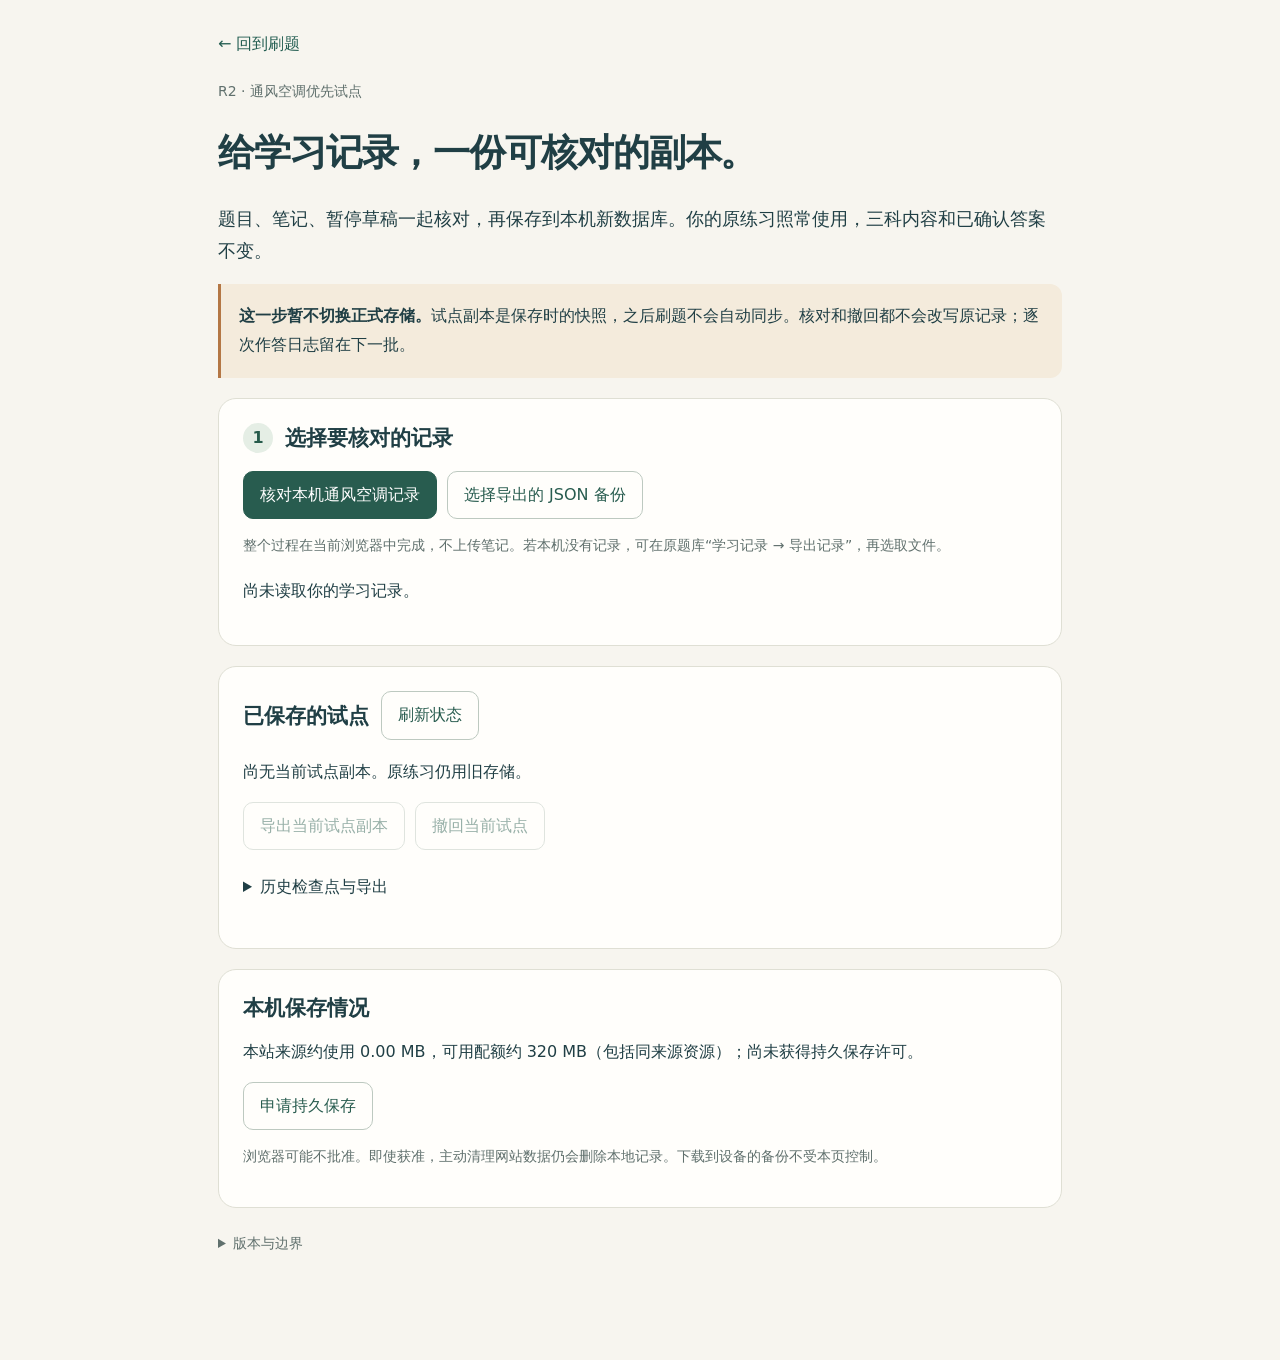
<file: migration/index.html>
<!doctype html><html lang="zh-CN"><head><meta charset="utf-8"><meta name="viewport" content="width=device-width,initial-scale=1,viewport-fit=cover"><meta name="theme-color" content="#f7f5ef">
<meta http-equiv="Content-Security-Policy" content="default-src 'self'; script-src 'self'; style-src 'self'; connect-src 'self'; object-src 'none'; base-uri 'self'; form-action 'none'">
<title>记录迁移试点 · 通风与空调</title><link rel="icon" href="../favicon.svg"><link rel="stylesheet" href="./style.css?v=20261114-r2">
<script src="./engine.js?v=20261114-r2" defer></script><script src="./store.js?v=20261114-r2" defer></script><script src="./app.js?v=20261114-r2" defer></script>
</head><body><main>
<a class="back" href="../">← 回到刷题</a><p class="eyebrow">R2 · 通风空调优先试点</p><h1>给学习记录，一份可核对的副本。</h1>
<p class="lead">题目、笔记、暂停草稿一起核对，再保存到本机新数据库。你的原练习照常使用，三科内容和已确认答案不变。</p>
<aside><strong>这一步暂不切换正式存储。</strong>试点副本是保存时的快照，之后刷题不会自动同步。核对和撤回都不会改写原记录；逐次作答日志留在下一批。</aside>
<section aria-labelledby="source-title"><div class="section-head"><span class="step">1</span><h2 id="source-title">选择要核对的记录</h2></div>
<div class="actions"><button id="read-local">核对本机通风空调记录</button><label class="file-button" for="backup-file">选择导出的 JSON 备份<input id="backup-file" type="file" accept="application/json,.json"></label></div>
<p class="muted">整个过程在当前浏览器中完成，不上传笔记。若本机没有记录，可在原题库“学习记录 → 导出记录”，再选取文件。</p>
<p id="status" class="status" role="status" aria-live="polite">尚未读取你的学习记录。</p><p id="source-changed" class="warning" hidden>原练习记录已变化。请重新核对，避免保存过期副本。</p>
</section>
<section id="preview" hidden aria-labelledby="preview-title"><div class="section-head"><span class="step">2</span><h2 id="preview-title">核对数量、题目与笔记</h2></div>
<div id="counts" class="counts"></div><p id="source-status" class="warning"></p><div id="samples"></div>
<details id="all-records"><summary>查看全部候选题目与笔记</summary><div id="records-list"></div></details>
<details><summary>练习位置与草稿</summary><div id="session-list"></div></details>
<details><summary id="quarantine-title">待处理记录</summary><div id="quarantine-list"></div></details>
<div class="actions"><button id="download-report" class="secondary">导出核对报告</button><button id="download-source" class="secondary">另存本次原始记录</button></div>
</section>
<section id="confirm-section" hidden aria-labelledby="confirm-title"><div class="section-head"><span class="step">3</span><h2 id="confirm-title">核对后保存试点副本</h2></div>
<label class="check"><input id="reviewed" type="checkbox"><span>我已核对显示的题目、笔记与练习位置；抽样无法证明未抽样记录全部正确。</span></label>
<label class="check"><input id="understood" type="checkbox"><span>我理解来源版本尚未被证明；待处理记录会原样保留，保存后也不会替换原题库进度。</span></label>
<button id="save-copy" disabled>保存到本机新数据库</button><p id="save-status" class="status" role="status" aria-live="polite"></p>
</section>
<section aria-labelledby="saved-title"><div class="section-head"><h2 id="saved-title">已保存的试点</h2><button id="refresh-state" class="secondary">刷新状态</button></div>
<p id="db-status" role="status">正在读取试点状态…</p><p id="saved-stale" class="warning" hidden></p>
<div class="actions"><button id="export-copy" class="secondary" disabled>导出当前试点副本</button><button id="rollback" class="secondary" disabled>撤回当前试点</button></div>
<dialog id="rollback-dialog"><h2>撤回当前试点副本？</h2><p>将试点指针恢复到上一个保存检查点。历史副本保留，原刷题记录始终不变。</p><div class="actions"><button id="cancel-rollback" class="secondary">保留当前副本</button><button id="confirm-rollback">确认撤回</button></div></dialog>
<details><summary>历史检查点与导出</summary><div id="snapshot-list"></div></details>
</section>
<section><h2>本机保存情况</h2><p id="storage-status">正在查询…</p><button id="persist" class="secondary">申请持久保存</button><p class="muted">浏览器可能不批准。即使获准，主动清理网站数据仍会删除本地记录。下载到设备的备份不受本页控制。</p></section>
<details class="footnote"><summary>版本与边界</summary><p>冻结题库：add8bfec7cc21588483b63696acdebc5369c6d54。本批只试点通风空调。使用永久编号 hvac-0001 等保存副本，显示题号独立；原练习页面尚未切换到新存储。</p><p>历史汇总按原值保留，不伪造成一次作答；不据此宣称掌握知识。副本仅能恢复到实际保存过的检查点。本页核对规则与冻结清单会一同缓存，首次加载需联网。</p></details>
<noscript>请启用 JavaScript 后核对。未启用时不会修改任何记录。</noscript>
</main></body></html>
</file>
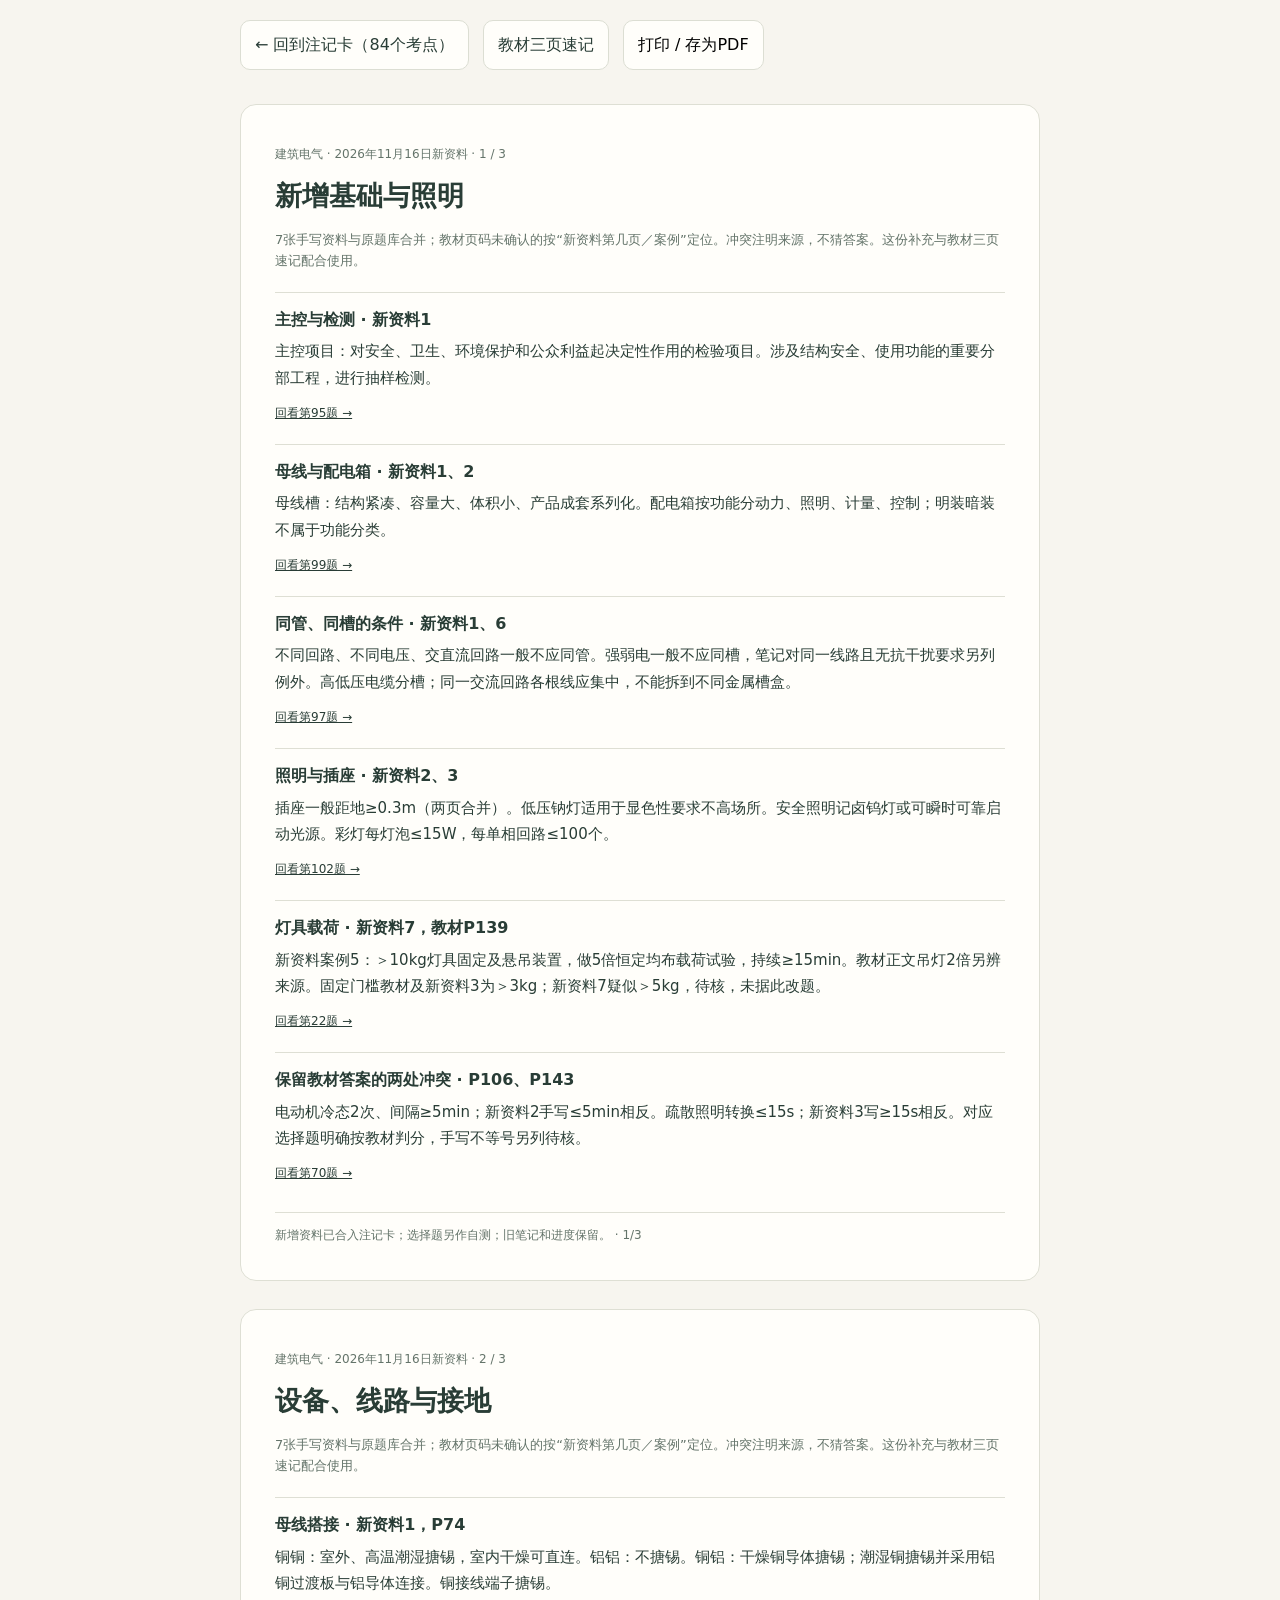
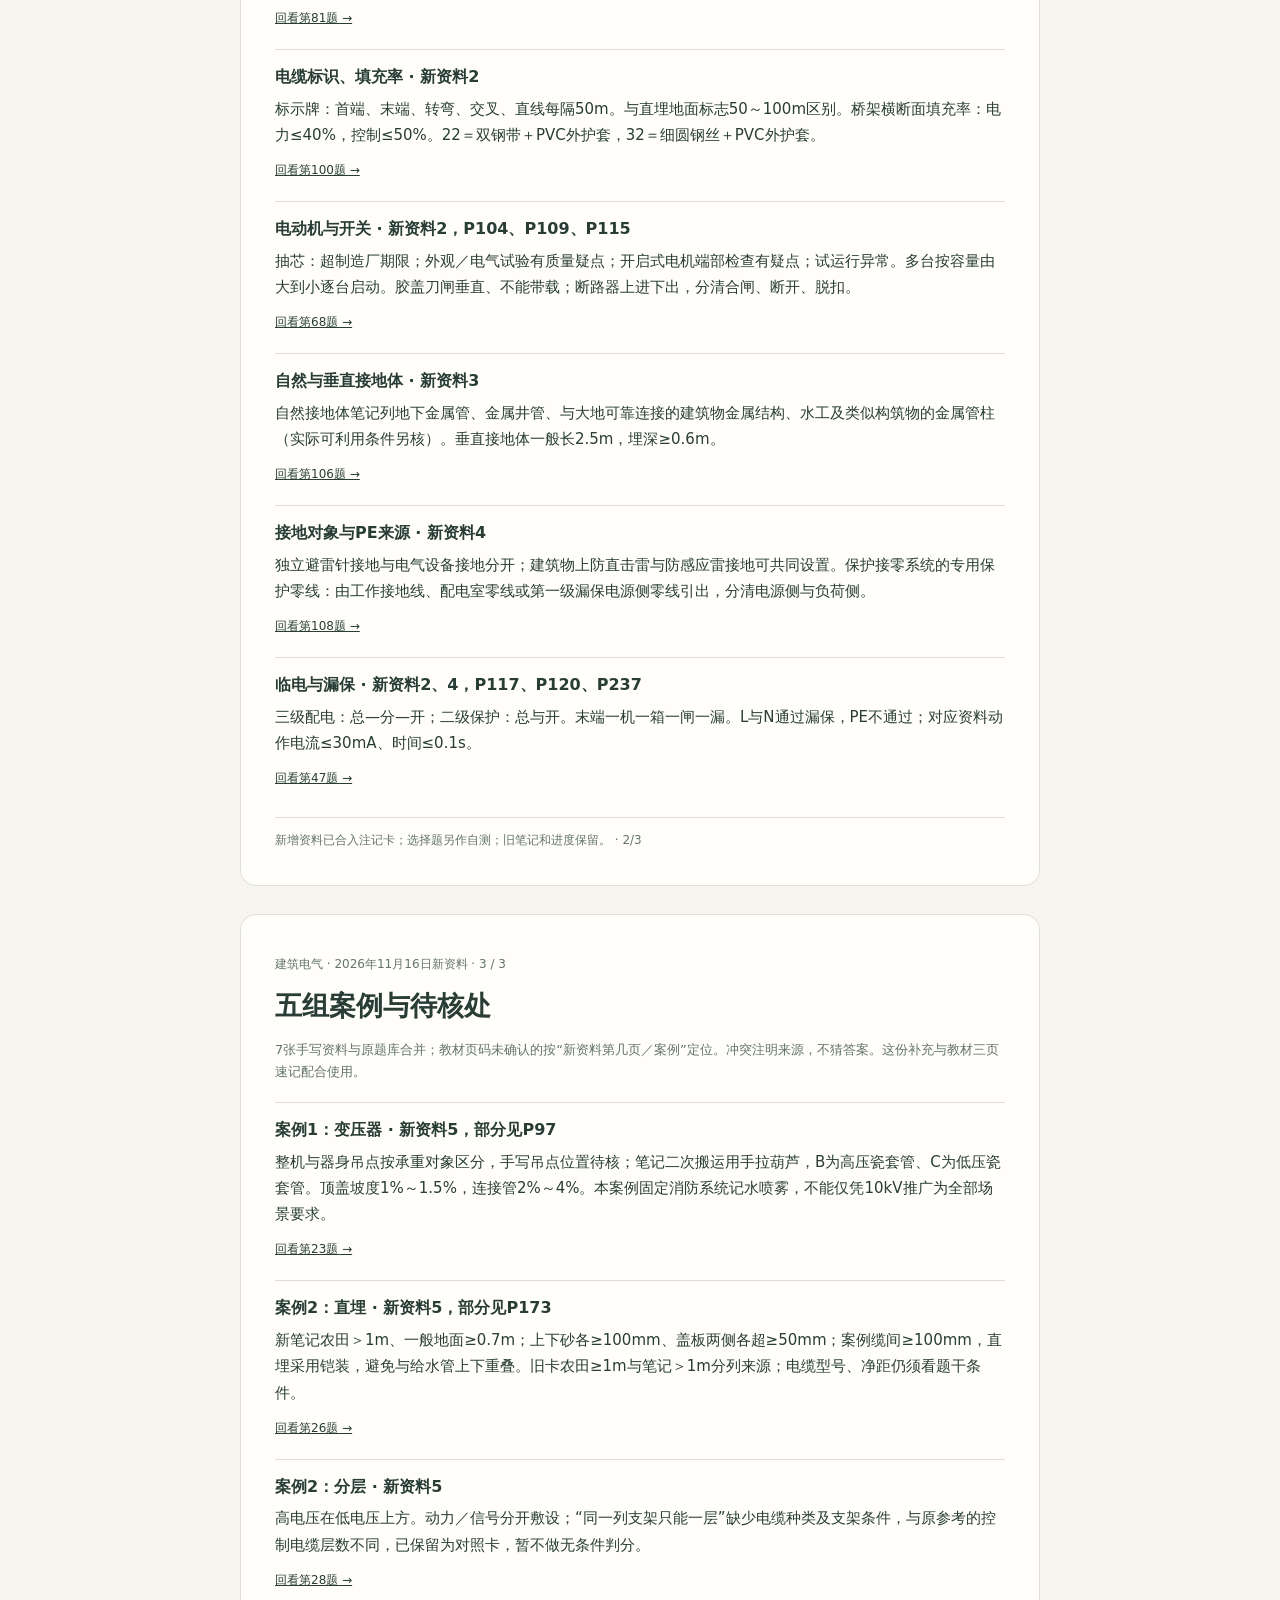
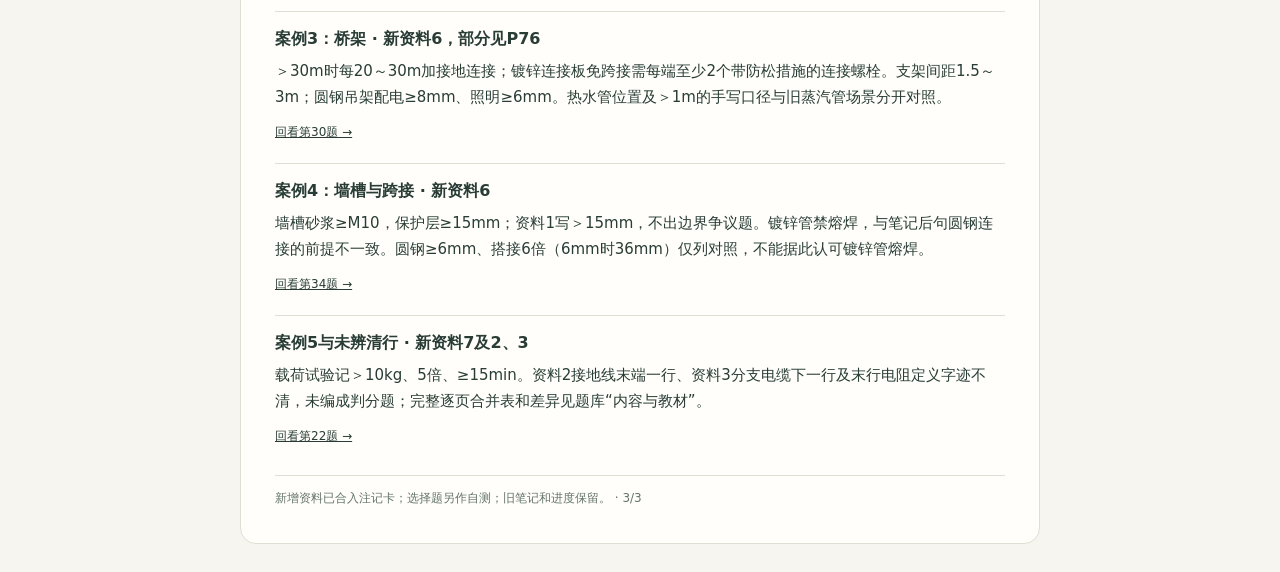
<file: review/construction-new.html>
<!doctype html><html lang="zh-CN"><head><meta charset="utf-8"><meta name="viewport" content="width=device-width,initial-scale=1"><title>建筑电气 · 新资料补充三页</title><link rel="stylesheet" href="./review.css"><script src="./review.js" defer></script></head><body><header class="review-tools"><a href="../construction/">← 回到注记卡（84个考点）</a><a href="./construction.html">教材三页速记</a><button id="print-review">打印 / 存为PDF</button></header><section class="paper"><small>建筑电气 · 2026年11月16日新资料 · 1 / 3</small><h1>新增基础与照明</h1><p class="scope">7张手写资料与原题库合并；教材页码未确认的按“新资料第几页／案例”定位。冲突注明来源，不猜答案。这份补充与教材三页速记配合使用。</p><article class="review-item"><h2>主控与检测 · 新资料1</h2><p>主控项目：对安全、卫生、环境保护和公众利益起决定性作用的检验项目。涉及结构安全、使用功能的重要分部工程，进行抽样检测。</p><a href="../construction/?question=95">回看第95题 →</a></article><article class="review-item"><h2>母线与配电箱 · 新资料1、2</h2><p>母线槽：结构紧凑、容量大、体积小、产品成套系列化。配电箱按功能分动力、照明、计量、控制；明装暗装不属于功能分类。</p><a href="../construction/?question=99">回看第99题 →</a></article><article class="review-item"><h2>同管、同槽的条件 · 新资料1、6</h2><p>不同回路、不同电压、交直流回路一般不应同管。强弱电一般不应同槽，笔记对同一线路且无抗干扰要求另列例外。高低压电缆分槽；同一交流回路各根线应集中，不能拆到不同金属槽盒。</p><a href="../construction/?question=97">回看第97题 →</a></article><article class="review-item"><h2>照明与插座 · 新资料2、3</h2><p>插座一般距地≥0.3m（两页合并）。低压钠灯适用于显色性要求不高场所。安全照明记卤钨灯或可瞬时可靠启动光源。彩灯每灯泡≤15W，每单相回路≤100个。</p><a href="../construction/?question=102">回看第102题 →</a></article><article class="review-item"><h2>灯具载荷 · 新资料7，教材P139</h2><p>新资料案例5：＞10kg灯具固定及悬吊装置，做5倍恒定均布载荷试验，持续≥15min。教材正文吊灯2倍另辨来源。固定门槛教材及新资料3为＞3kg；新资料7疑似＞5kg，待核，未据此改题。</p><a href="../construction/?question=22">回看第22题 →</a></article><article class="review-item"><h2>保留教材答案的两处冲突 · P106、P143</h2><p>电动机冷态2次、间隔≥5min；新资料2手写≤5min相反。疏散照明转换≤15s；新资料3写≥15s相反。对应选择题明确按教材判分，手写不等号另列待核。</p><a href="../construction/?question=70">回看第70题 →</a></article><footer>新增资料已合入注记卡；选择题另作自测；旧笔记和进度保留。 · 1/3</footer></section><section class="paper"><small>建筑电气 · 2026年11月16日新资料 · 2 / 3</small><h1>设备、线路与接地</h1><p class="scope">7张手写资料与原题库合并；教材页码未确认的按“新资料第几页／案例”定位。冲突注明来源，不猜答案。这份补充与教材三页速记配合使用。</p><article class="review-item"><h2>母线搭接 · 新资料1，P74</h2><p>铜铜：室外、高温潮湿搪锡，室内干燥可直连。铝铝：不搪锡。铜铝：干燥铜导体搪锡；潮湿铜搪锡并采用铝铜过渡板与铝导体连接。铜接线端子搪锡。</p><a href="../construction/?question=81">回看第81题 →</a></article><article class="review-item"><h2>电缆标识、填充率 · 新资料2</h2><p>标示牌：首端、末端、转弯、交叉、直线每隔50m。与直埋地面标志50～100m区别。桥架横断面填充率：电力≤40%，控制≤50%。22＝双钢带＋PVC外护套，32＝细圆钢丝＋PVC外护套。</p><a href="../construction/?question=100">回看第100题 →</a></article><article class="review-item"><h2>电动机与开关 · 新资料2，P104、P109、P115</h2><p>抽芯：超制造厂期限；外观／电气试验有质量疑点；开启式电机端部检查有疑点；试运行异常。多台按容量由大到小逐台启动。胶盖刀闸垂直、不能带载；断路器上进下出，分清合闸、断开、脱扣。</p><a href="../construction/?question=68">回看第68题 →</a></article><article class="review-item"><h2>自然与垂直接地体 · 新资料3</h2><p>自然接地体笔记列地下金属管、金属井管、与大地可靠连接的建筑物金属结构、水工及类似构筑物的金属管柱（实际可利用条件另核）。垂直接地体一般长2.5m，埋深≥0.6m。</p><a href="../construction/?question=106">回看第106题 →</a></article><article class="review-item"><h2>接地对象与PE来源 · 新资料4</h2><p>独立避雷针接地与电气设备接地分开；建筑物上防直击雷与防感应雷接地可共同设置。保护接零系统的专用保护零线：由工作接地线、配电室零线或第一级漏保电源侧零线引出，分清电源侧与负荷侧。</p><a href="../construction/?question=108">回看第108题 →</a></article><article class="review-item"><h2>临电与漏保 · 新资料2、4，P117、P120、P237</h2><p>三级配电：总—分—开；二级保护：总与开。末端一机一箱一闸一漏。L与N通过漏保，PE不通过；对应资料动作电流≤30mA、时间≤0.1s。</p><a href="../construction/?question=47">回看第47题 →</a></article><footer>新增资料已合入注记卡；选择题另作自测；旧笔记和进度保留。 · 2/3</footer></section><section class="paper"><small>建筑电气 · 2026年11月16日新资料 · 3 / 3</small><h1>五组案例与待核处</h1><p class="scope">7张手写资料与原题库合并；教材页码未确认的按“新资料第几页／案例”定位。冲突注明来源，不猜答案。这份补充与教材三页速记配合使用。</p><article class="review-item"><h2>案例1：变压器 · 新资料5，部分见P97</h2><p>整机与器身吊点按承重对象区分，手写吊点位置待核；笔记二次搬运用手拉葫芦，B为高压瓷套管、C为低压瓷套管。顶盖坡度1%～1.5%，连接管2%～4%。本案例固定消防系统记水喷雾，不能仅凭10kV推广为全部场景要求。</p><a href="../construction/?question=23">回看第23题 →</a></article><article class="review-item"><h2>案例2：直埋 · 新资料5，部分见P173</h2><p>新笔记农田＞1m、一般地面≥0.7m；上下砂各≥100mm、盖板两侧各超≥50mm；案例缆间≥100mm，直埋采用铠装，避免与给水管上下重叠。旧卡农田≥1m与笔记＞1m分列来源；电缆型号、净距仍须看题干条件。</p><a href="../construction/?question=26">回看第26题 →</a></article><article class="review-item"><h2>案例2：分层 · 新资料5</h2><p>高电压在低电压上方。动力／信号分开敷设；“同一列支架只能一层”缺少电缆种类及支架条件，与原参考的控制电缆层数不同，已保留为对照卡，暂不做无条件判分。</p><a href="../construction/?question=28">回看第28题 →</a></article><article class="review-item"><h2>案例3：桥架 · 新资料6，部分见P76</h2><p>＞30m时每20～30m加接地连接；镀锌连接板免跨接需每端至少2个带防松措施的连接螺栓。支架间距1.5～3m；圆钢吊架配电≥8mm、照明≥6mm。热水管位置及＞1m的手写口径与旧蒸汽管场景分开对照。</p><a href="../construction/?question=30">回看第30题 →</a></article><article class="review-item"><h2>案例4：墙槽与跨接 · 新资料6</h2><p>墙槽砂浆≥M10，保护层≥15mm；资料1写＞15mm，不出边界争议题。镀锌管禁熔焊，与笔记后句圆钢连接的前提不一致。圆钢≥6mm、搭接6倍（6mm时36mm）仅列对照，不能据此认可镀锌管熔焊。</p><a href="../construction/?question=34">回看第34题 →</a></article><article class="review-item"><h2>案例5与未辨清行 · 新资料7及2、3</h2><p>载荷试验记＞10kg、5倍、≥15min。资料2接地线末端一行、资料3分支电缆下一行及末行电阻定义字迹不清，未编成判分题；完整逐页合并表和差异见题库“内容与教材”。</p><a href="../construction/?question=22">回看第22题 →</a></article><footer>新增资料已合入注记卡；选择题另作自测；旧笔记和进度保留。 · 3/3</footer></section></body></html>
</file>
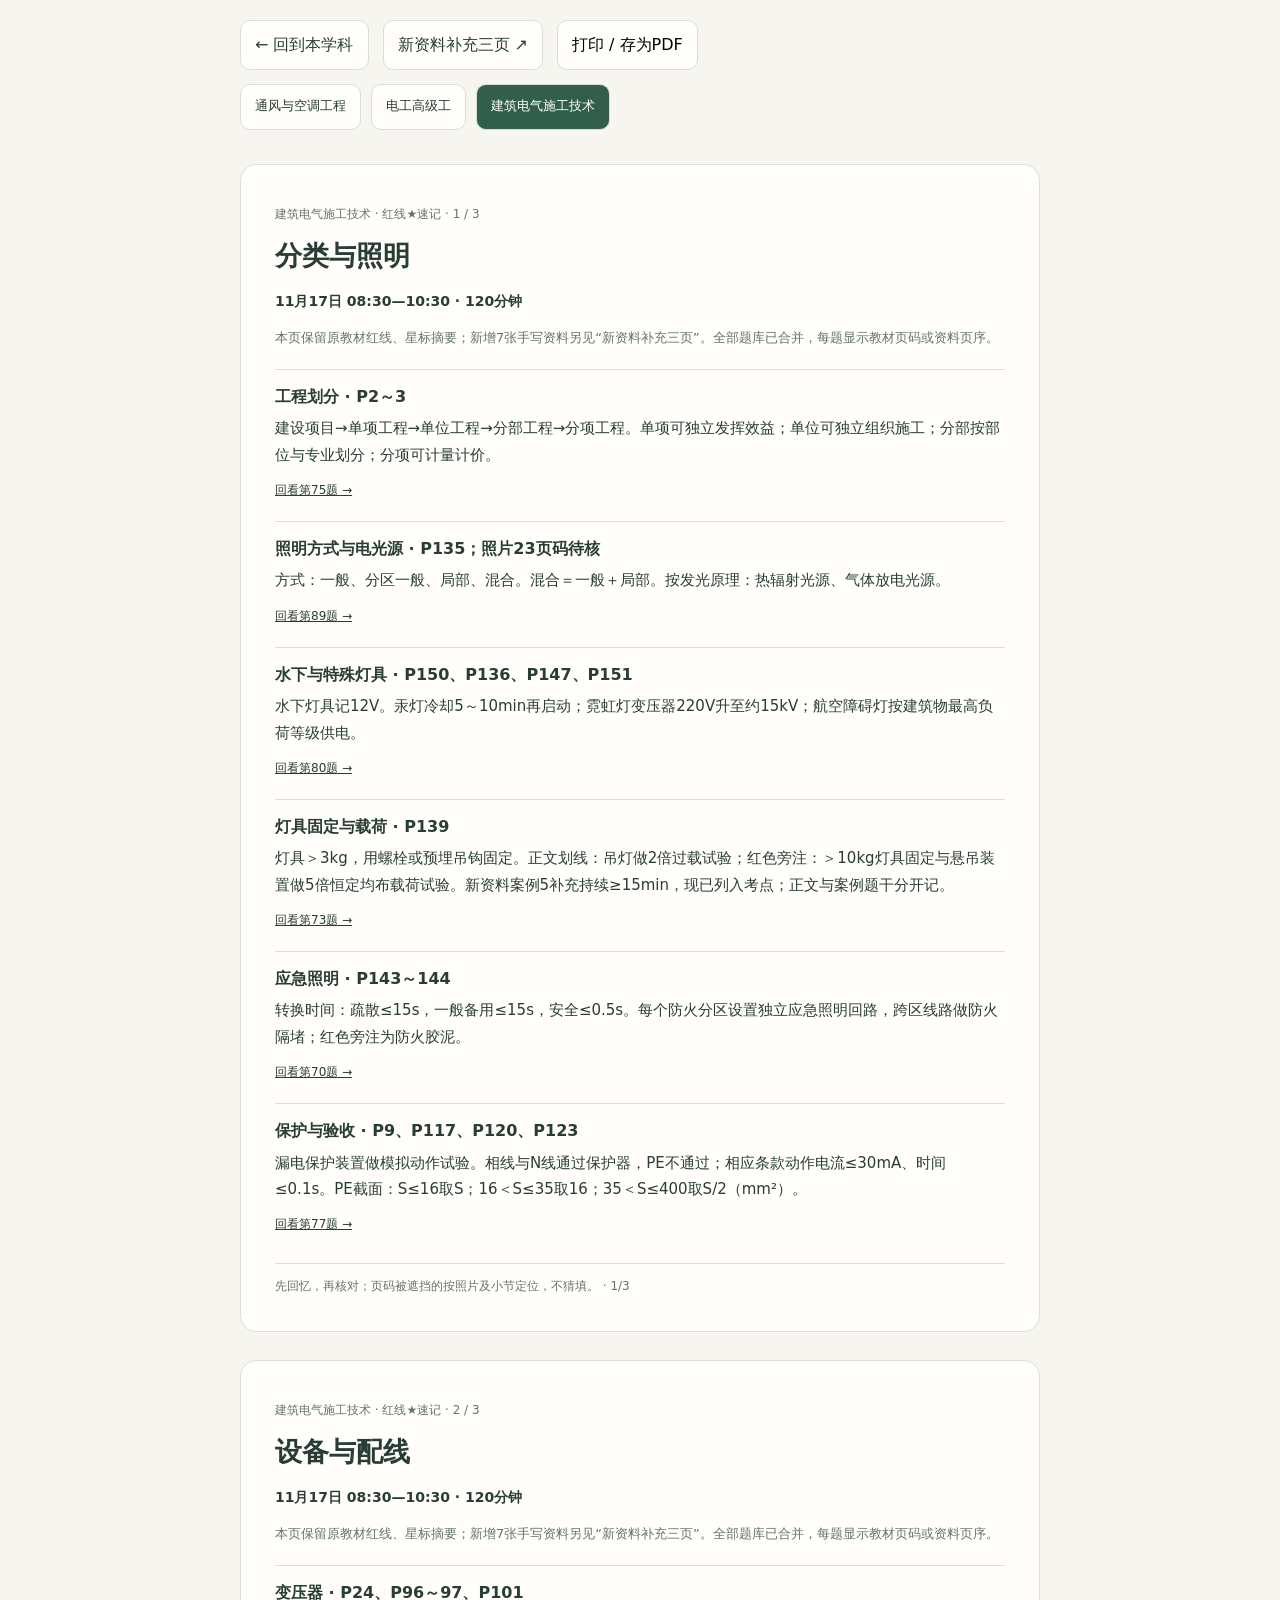
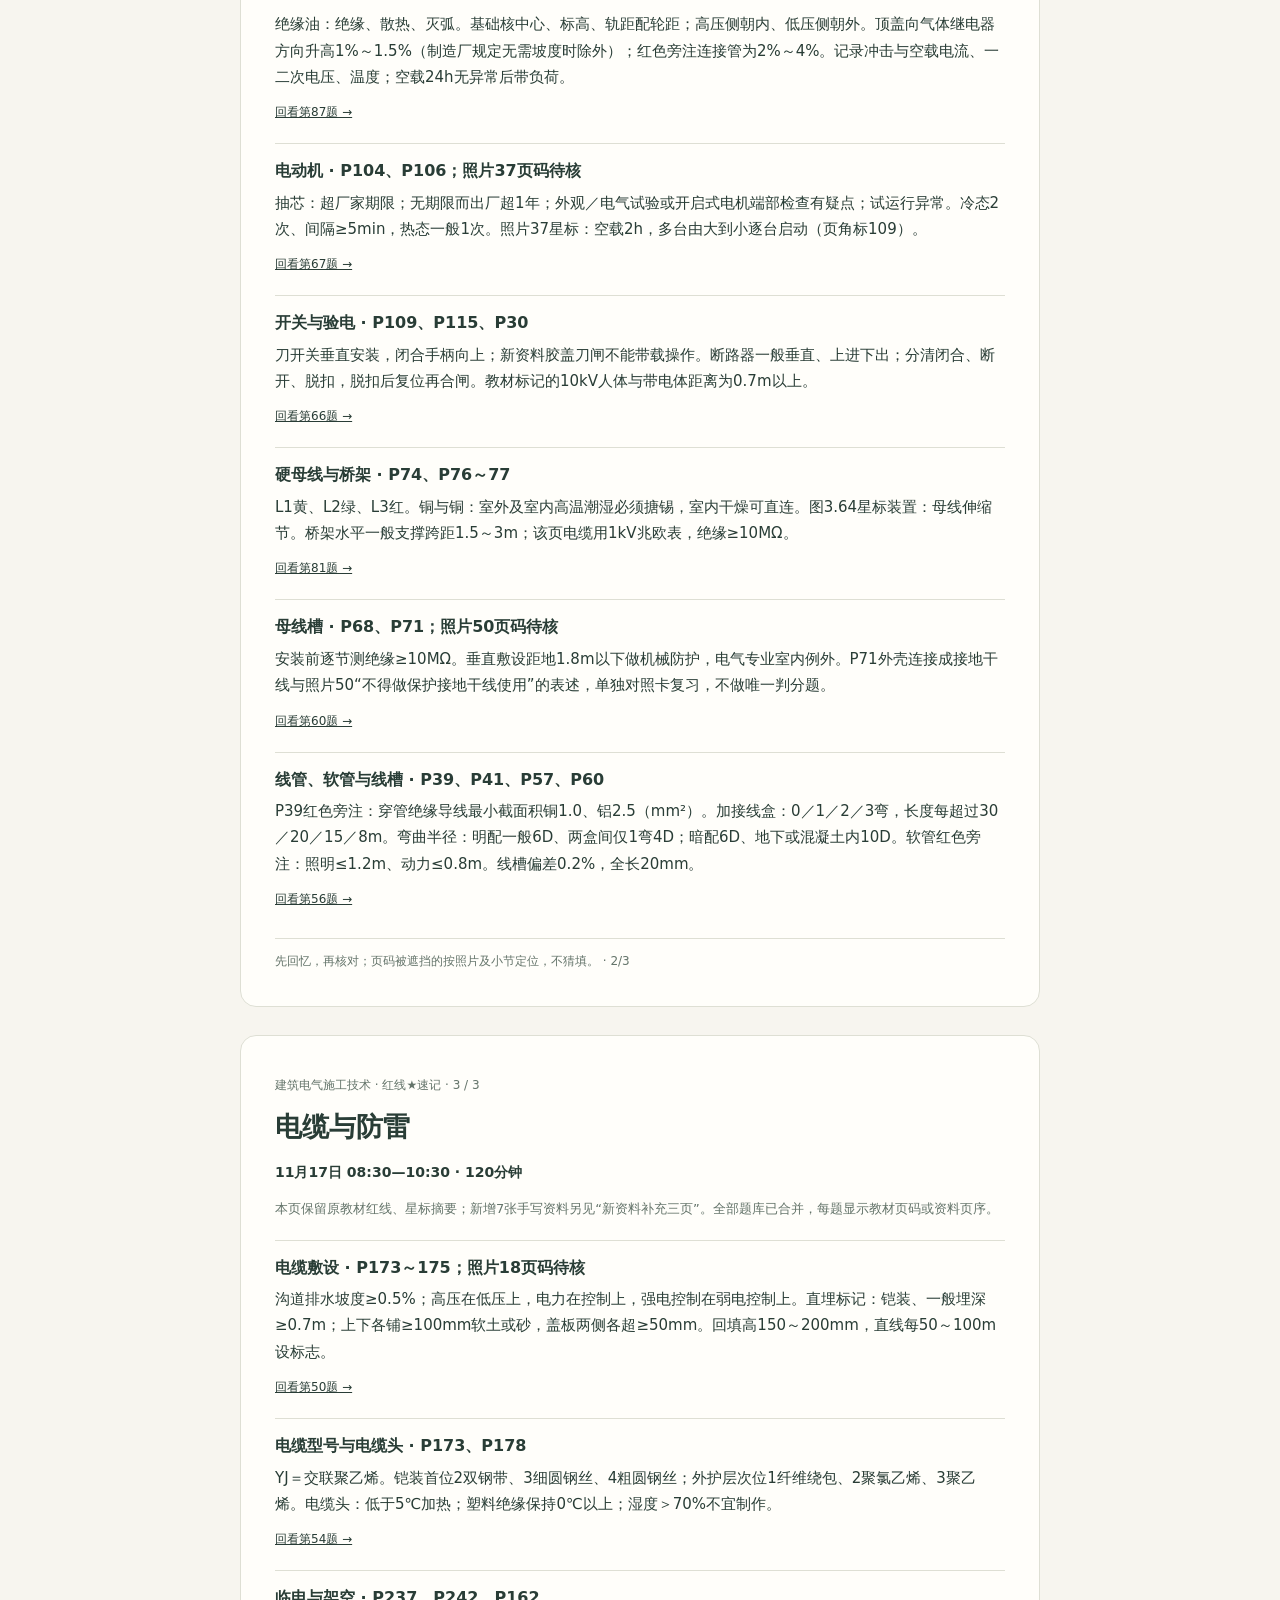
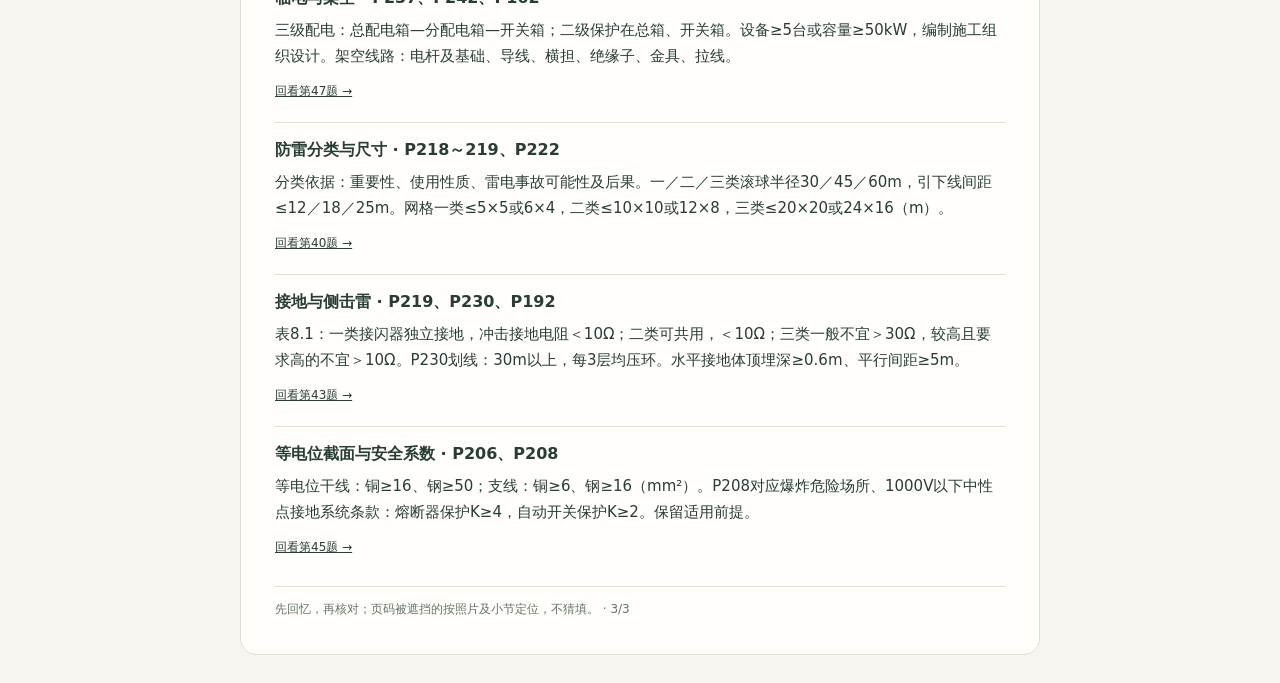
<file: review/construction.html>
<!doctype html><html lang="zh-CN"><head><meta charset="utf-8"><meta name="viewport" content="width=device-width,initial-scale=1"><title>建筑电气 · 红线星标三页速记</title><link rel="stylesheet" href="./review.css"><script src="./review.js" defer></script></head><body><header class="review-tools"><a href="../construction/">← 回到本学科</a><a href="./construction-new.html">新资料补充三页 ↗</a><button id="print-review">打印 / 存为PDF</button><nav aria-label="切换速记学科"><a href="./hvac.html">通风与空调工程</a><a href="./electric.html">电工高级工</a><a href="./construction.html" aria-current="page">建筑电气施工技术</a></nav></header><section class="paper"><small>建筑电气施工技术 · 红线★速记 · 1 / 3</small><h1>分类与照明</h1><p class="exam">11月17日 08:30—10:30 · 120分钟</p><p class="scope">本页保留原教材红线、星标摘要；新增7张手写资料另见“新资料补充三页”。全部题库已合并，每题显示教材页码或资料页序。</p><article class="review-item"><h2>工程划分 · P2～3</h2><p>建设项目→单项工程→单位工程→分部工程→分项工程。单项可独立发挥效益；单位可独立组织施工；分部按部位与专业划分；分项可计量计价。</p><a href="../construction/?question=75">回看第75题 →</a></article><article class="review-item"><h2>照明方式与电光源 · P135；照片23页码待核</h2><p>方式：一般、分区一般、局部、混合。混合＝一般＋局部。按发光原理：热辐射光源、气体放电光源。</p><a href="../construction/?question=89">回看第89题 →</a></article><article class="review-item"><h2>水下与特殊灯具 · P150、P136、P147、P151</h2><p>水下灯具记12V。汞灯冷却5～10min再启动；霓虹灯变压器220V升至约15kV；航空障碍灯按建筑物最高负荷等级供电。</p><a href="../construction/?question=80">回看第80题 →</a></article><article class="review-item"><h2>灯具固定与载荷 · P139</h2><p>灯具＞3kg，用螺栓或预埋吊钩固定。正文划线：吊灯做2倍过载试验；红色旁注：＞10kg灯具固定与悬吊装置做5倍恒定均布载荷试验。新资料案例5补充持续≥15min，现已列入考点；正文与案例题干分开记。</p><a href="../construction/?question=73">回看第73题 →</a></article><article class="review-item"><h2>应急照明 · P143～144</h2><p>转换时间：疏散≤15s，一般备用≤15s，安全≤0.5s。每个防火分区设置独立应急照明回路，跨区线路做防火隔堵；红色旁注为防火胶泥。</p><a href="../construction/?question=70">回看第70题 →</a></article><article class="review-item"><h2>保护与验收 · P9、P117、P120、P123</h2><p>漏电保护装置做模拟动作试验。相线与N线通过保护器，PE不通过；相应条款动作电流≤30mA、时间≤0.1s。PE截面：S≤16取S；16＜S≤35取16；35＜S≤400取S/2（mm²）。</p><a href="../construction/?question=77">回看第77题 →</a></article><footer>先回忆，再核对；页码被遮挡的按照片及小节定位，不猜填。 · 1/3</footer></section><section class="paper"><small>建筑电气施工技术 · 红线★速记 · 2 / 3</small><h1>设备与配线</h1><p class="exam">11月17日 08:30—10:30 · 120分钟</p><p class="scope">本页保留原教材红线、星标摘要；新增7张手写资料另见“新资料补充三页”。全部题库已合并，每题显示教材页码或资料页序。</p><article class="review-item"><h2>变压器 · P24、P96～97、P101</h2><p>绝缘油：绝缘、散热、灭弧。基础核中心、标高、轨距配轮距；高压侧朝内、低压侧朝外。顶盖向气体继电器方向升高1%～1.5%（制造厂规定无需坡度时除外）；红色旁注连接管为2%～4%。记录冲击与空载电流、一二次电压、温度；空载24h无异常后带负荷。</p><a href="../construction/?question=87">回看第87题 →</a></article><article class="review-item"><h2>电动机 · P104、P106；照片37页码待核</h2><p>抽芯：超厂家期限；无期限而出厂超1年；外观／电气试验或开启式电机端部检查有疑点；试运行异常。冷态2次、间隔≥5min，热态一般1次。照片37星标：空载2h，多台由大到小逐台启动（页角标109）。</p><a href="../construction/?question=67">回看第67题 →</a></article><article class="review-item"><h2>开关与验电 · P109、P115、P30</h2><p>刀开关垂直安装，闭合手柄向上；新资料胶盖刀闸不能带载操作。断路器一般垂直、上进下出；分清闭合、断开、脱扣，脱扣后复位再合闸。教材标记的10kV人体与带电体距离为0.7m以上。</p><a href="../construction/?question=66">回看第66题 →</a></article><article class="review-item"><h2>硬母线与桥架 · P74、P76～77</h2><p>L1黄、L2绿、L3红。铜与铜：室外及室内高温潮湿必须搪锡，室内干燥可直连。图3.64星标装置：母线伸缩节。桥架水平一般支撑跨距1.5～3m；该页电缆用1kV兆欧表，绝缘≥10MΩ。</p><a href="../construction/?question=81">回看第81题 →</a></article><article class="review-item"><h2>母线槽 · P68、P71；照片50页码待核</h2><p>安装前逐节测绝缘≥10MΩ。垂直敷设距地1.8m以下做机械防护，电气专业室内例外。P71外壳连接成接地干线与照片50“不得做保护接地干线使用”的表述，单独对照卡复习，不做唯一判分题。</p><a href="../construction/?question=60">回看第60题 →</a></article><article class="review-item"><h2>线管、软管与线槽 · P39、P41、P57、P60</h2><p>P39红色旁注：穿管绝缘导线最小截面积铜1.0、铝2.5（mm²）。加接线盒：0／1／2／3弯，长度每超过30／20／15／8m。弯曲半径：明配一般6D、两盒间仅1弯4D；暗配6D、地下或混凝土内10D。软管红色旁注：照明≤1.2m、动力≤0.8m。线槽偏差0.2%，全长20mm。</p><a href="../construction/?question=56">回看第56题 →</a></article><footer>先回忆，再核对；页码被遮挡的按照片及小节定位，不猜填。 · 2/3</footer></section><section class="paper"><small>建筑电气施工技术 · 红线★速记 · 3 / 3</small><h1>电缆与防雷</h1><p class="exam">11月17日 08:30—10:30 · 120分钟</p><p class="scope">本页保留原教材红线、星标摘要；新增7张手写资料另见“新资料补充三页”。全部题库已合并，每题显示教材页码或资料页序。</p><article class="review-item"><h2>电缆敷设 · P173～175；照片18页码待核</h2><p>沟道排水坡度≥0.5%；高压在低压上，电力在控制上，强电控制在弱电控制上。直埋标记：铠装、一般埋深≥0.7m；上下各铺≥100mm软土或砂，盖板两侧各超≥50mm。回填高150～200mm，直线每50～100m设标志。</p><a href="../construction/?question=50">回看第50题 →</a></article><article class="review-item"><h2>电缆型号与电缆头 · P173、P178</h2><p>YJ＝交联聚乙烯。铠装首位2双钢带、3细圆钢丝、4粗圆钢丝；外护层次位1纤维绕包、2聚氯乙烯、3聚乙烯。电缆头：低于5℃加热；塑料绝缘保持0℃以上；湿度＞70%不宜制作。</p><a href="../construction/?question=54">回看第54题 →</a></article><article class="review-item"><h2>临电与架空 · P237、P242、P162</h2><p>三级配电：总配电箱—分配电箱—开关箱；二级保护在总箱、开关箱。设备≥5台或容量≥50kW，编制施工组织设计。架空线路：电杆及基础、导线、横担、绝缘子、金具、拉线。</p><a href="../construction/?question=47">回看第47题 →</a></article><article class="review-item"><h2>防雷分类与尺寸 · P218～219、P222</h2><p>分类依据：重要性、使用性质、雷电事故可能性及后果。一／二／三类滚球半径30／45／60m，引下线间距≤12／18／25m。网格一类≤5×5或6×4，二类≤10×10或12×8，三类≤20×20或24×16（m）。</p><a href="../construction/?question=40">回看第40题 →</a></article><article class="review-item"><h2>接地与侧击雷 · P219、P230、P192</h2><p>表8.1：一类接闪器独立接地，冲击接地电阻＜10Ω；二类可共用，＜10Ω；三类一般不宜＞30Ω，较高且要求高的不宜＞10Ω。P230划线：30m以上，每3层均压环。水平接地体顶埋深≥0.6m、平行间距≥5m。</p><a href="../construction/?question=43">回看第43题 →</a></article><article class="review-item"><h2>等电位截面与安全系数 · P206、P208</h2><p>等电位干线：铜≥16、钢≥50；支线：铜≥6、钢≥16（mm²）。P208对应爆炸危险场所、1000V以下中性点接地系统条款：熔断器保护K≥4，自动开关保护K≥2。保留适用前提。</p><a href="../construction/?question=45">回看第45题 →</a></article><footer>先回忆，再核对；页码被遮挡的按照片及小节定位，不猜填。 · 3/3</footer></section></body></html>
</file>
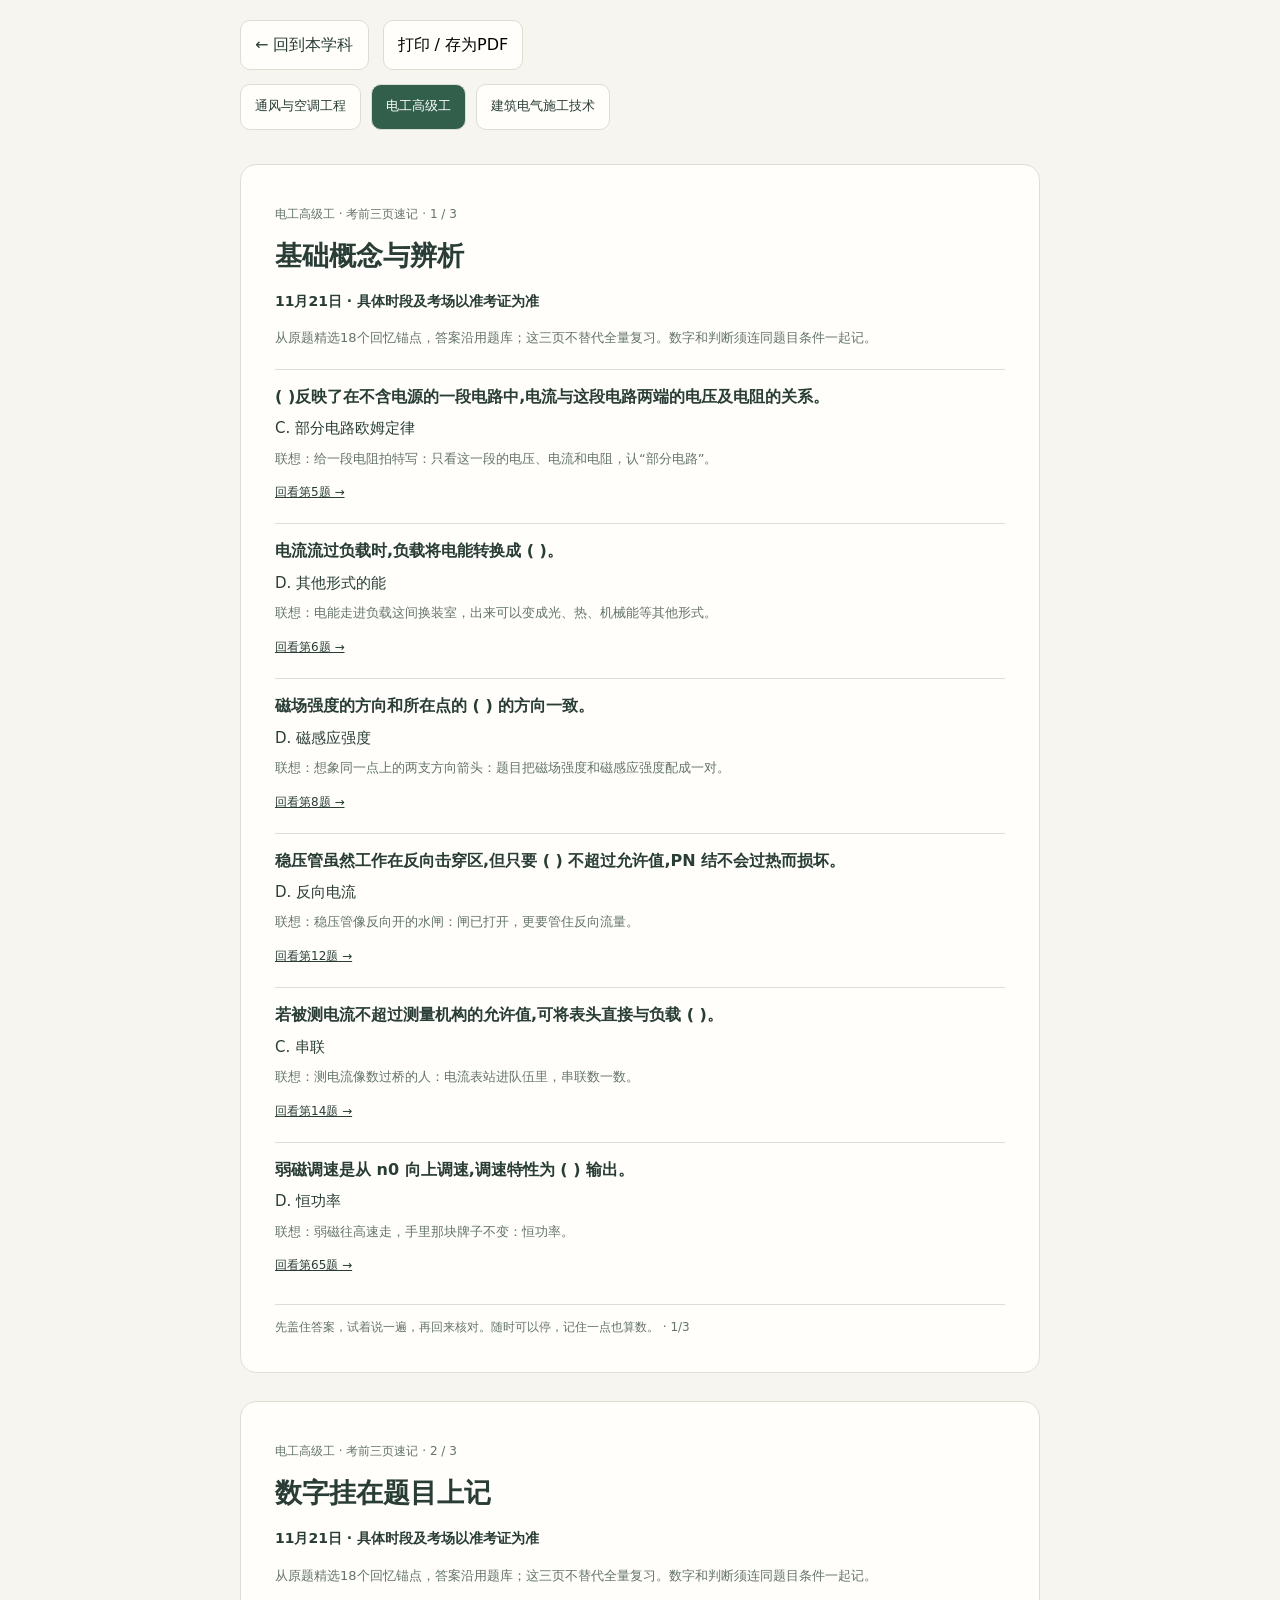
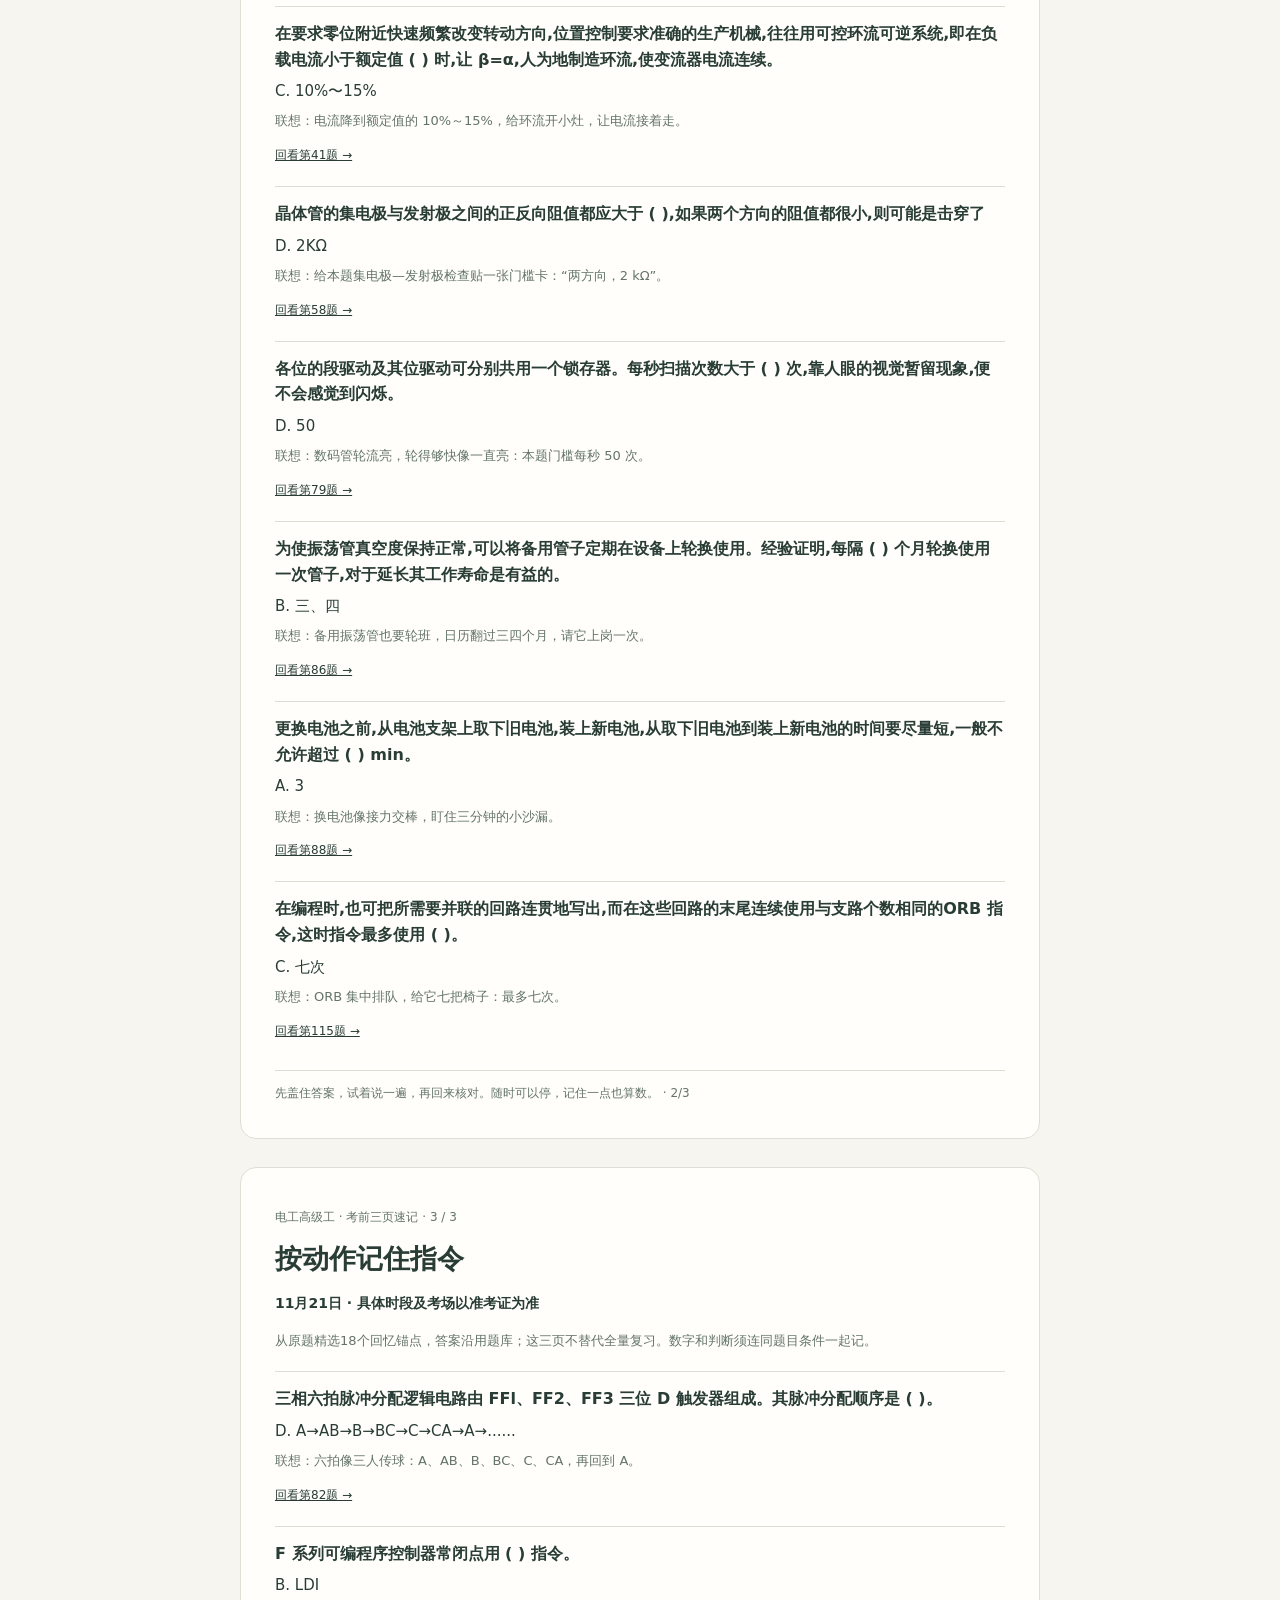
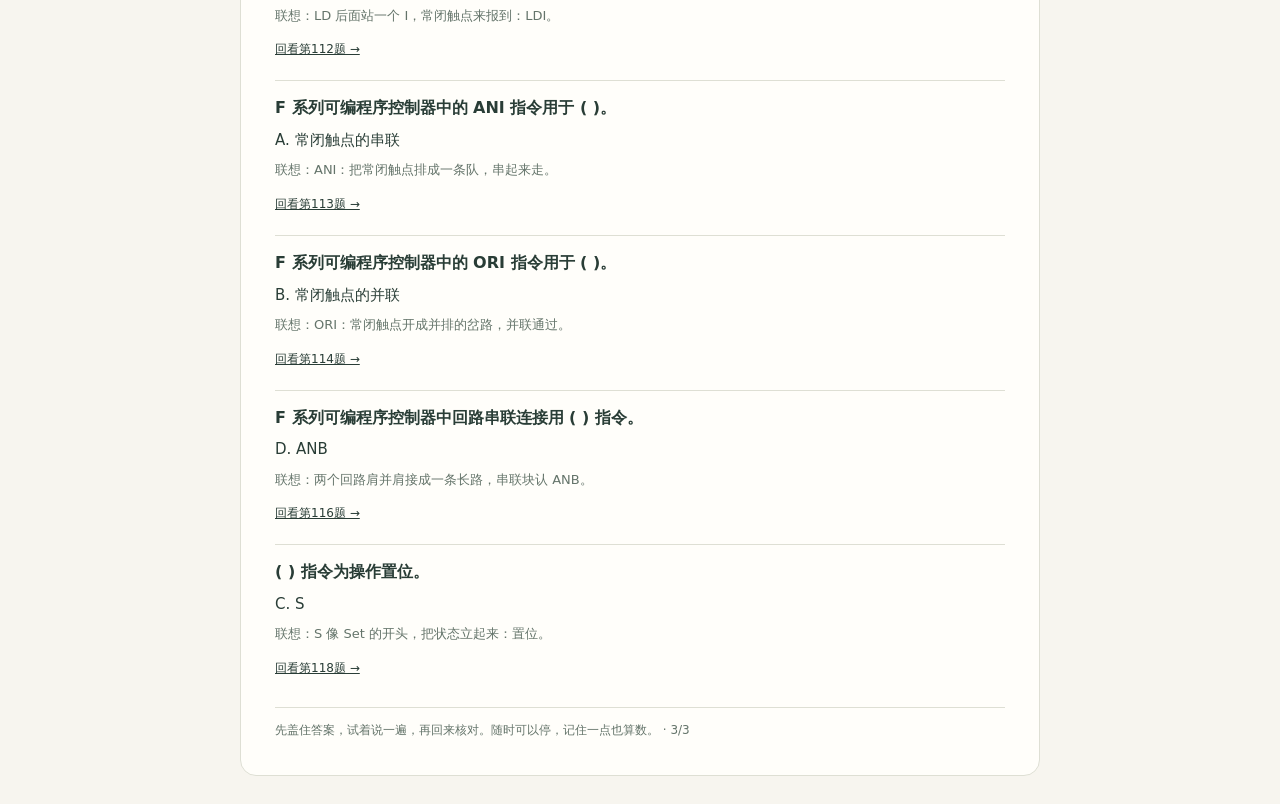
<file: review/electric.html>
<!doctype html><html lang="zh-CN"><head><meta charset="utf-8"><meta name="viewport" content="width=device-width,initial-scale=1"><title>电工高级工 · 考前三页速记</title><link rel="stylesheet" href="./review.css"><script src="./review.js" defer></script></head><body><header class="review-tools"><a href="../electric/">← 回到本学科</a><button id="print-review">打印 / 存为PDF</button><nav aria-label="切换速记学科"><a href="./hvac.html">通风与空调工程</a><a href="./electric.html" aria-current="page">电工高级工</a><a href="./construction.html">建筑电气施工技术</a></nav></header><section class="paper"><small>电工高级工 · 考前三页速记 · 1 / 3</small><h1>基础概念与辨析</h1><p class="exam">11月21日 · 具体时段及考场以准考证为准</p><p class="scope">从原题精选18个回忆锚点，答案沿用题库；这三页不替代全量复习。数字和判断须连同题目条件一起记。</p><article class="review-item"><h2>( )反映了在不含电源的一段电路中,电流与这段电路两端的电压及电阻的关系。</h2><p>C. 部分电路欧姆定律</p><p class="cue">联想：给一段电阻拍特写：只看这一段的电压、电流和电阻，认“部分电路”。</p><a href="../electric/?question=5">回看第5题 →</a></article><article class="review-item"><h2>电流流过负载时,负载将电能转换成 ( )。</h2><p>D. 其他形式的能</p><p class="cue">联想：电能走进负载这间换装室，出来可以变成光、热、机械能等其他形式。</p><a href="../electric/?question=6">回看第6题 →</a></article><article class="review-item"><h2>磁场强度的方向和所在点的 ( ) 的方向一致。</h2><p>D. 磁感应强度</p><p class="cue">联想：想象同一点上的两支方向箭头：题目把磁场强度和磁感应强度配成一对。</p><a href="../electric/?question=8">回看第8题 →</a></article><article class="review-item"><h2>稳压管虽然工作在反向击穿区,但只要 ( ) 不超过允许值,PN 结不会过热而损坏。</h2><p>D. 反向电流</p><p class="cue">联想：稳压管像反向开的水闸：闸已打开，更要管住反向流量。</p><a href="../electric/?question=12">回看第12题 →</a></article><article class="review-item"><h2>若被测电流不超过测量机构的允许值,可将表头直接与负载 ( )。</h2><p>C. 串联</p><p class="cue">联想：测电流像数过桥的人：电流表站进队伍里，串联数一数。</p><a href="../electric/?question=14">回看第14题 →</a></article><article class="review-item"><h2>弱磁调速是从 n0 向上调速,调速特性为 ( ) 输出。</h2><p>D. 恒功率</p><p class="cue">联想：弱磁往高速走，手里那块牌子不变：恒功率。</p><a href="../electric/?question=65">回看第65题 →</a></article><footer>先盖住答案，试着说一遍，再回来核对。随时可以停，记住一点也算数。 · 1/3</footer></section><section class="paper"><small>电工高级工 · 考前三页速记 · 2 / 3</small><h1>数字挂在题目上记</h1><p class="exam">11月21日 · 具体时段及考场以准考证为准</p><p class="scope">从原题精选18个回忆锚点，答案沿用题库；这三页不替代全量复习。数字和判断须连同题目条件一起记。</p><article class="review-item"><h2>在要求零位附近快速频繁改变转动方向,位置控制要求准确的生产机械,往往用可控环流可逆系统,即在负载电流小于额定值 ( ) 时,让 β=α,人为地制造环流,使变流器电流连续。</h2><p>C. 10%〜15%</p><p class="cue">联想：电流降到额定值的 10%～15%，给环流开小灶，让电流接着走。</p><a href="../electric/?question=41">回看第41题 →</a></article><article class="review-item"><h2>晶体管的集电极与发射极之间的正反向阻值都应大于 ( ),如果两个方向的阻值都很小,则可能是击穿了</h2><p>D. 2KΩ</p><p class="cue">联想：给本题集电极—发射极检查贴一张门槛卡：“两方向，2 kΩ”。</p><a href="../electric/?question=58">回看第58题 →</a></article><article class="review-item"><h2>各位的段驱动及其位驱动可分别共用一个锁存器。每秒扫描次数大于 ( ) 次,靠人眼的视觉暂留现象,便不会感觉到闪烁。</h2><p>D. 50</p><p class="cue">联想：数码管轮流亮，轮得够快像一直亮：本题门槛每秒 50 次。</p><a href="../electric/?question=79">回看第79题 →</a></article><article class="review-item"><h2>为使振荡管真空度保持正常,可以将备用管子定期在设备上轮换使用。经验证明,每隔 ( ) 个月轮换使用一次管子,对于延⻓其工作寿命是有益的。</h2><p>B. 三、四</p><p class="cue">联想：备用振荡管也要轮班，日历翻过三四个月，请它上岗一次。</p><a href="../electric/?question=86">回看第86题 →</a></article><article class="review-item"><h2>更换电池之前,从电池支架上取下旧电池,装上新电池,从取下旧电池到装上新电池的时间要尽量短,一般不允许超过 ( ) min。</h2><p>A. 3</p><p class="cue">联想：换电池像接力交棒，盯住三分钟的小沙漏。</p><a href="../electric/?question=88">回看第88题 →</a></article><article class="review-item"><h2>在编程时,也可把所需要并联的回路连贯地写出,而在这些回路的末尾连续使用与支路个数相同的ORB 指令,这时指令最多使用 ( )。</h2><p>C. 七次</p><p class="cue">联想：ORB 集中排队，给它七把椅子：最多七次。</p><a href="../electric/?question=115">回看第115题 →</a></article><footer>先盖住答案，试着说一遍，再回来核对。随时可以停，记住一点也算数。 · 2/3</footer></section><section class="paper"><small>电工高级工 · 考前三页速记 · 3 / 3</small><h1>按动作记住指令</h1><p class="exam">11月21日 · 具体时段及考场以准考证为准</p><p class="scope">从原题精选18个回忆锚点，答案沿用题库；这三页不替代全量复习。数字和判断须连同题目条件一起记。</p><article class="review-item"><h2>三相六拍脉冲分配逻辑电路由 FFl、FF2、FF3 三位 D 触发器组成。其脉冲分配顺序是 ( )。</h2><p>D. A→AB→B→BC→C→CA→A→......</p><p class="cue">联想：六拍像三人传球：A、AB、B、BC、C、CA，再回到 A。</p><a href="../electric/?question=82">回看第82题 →</a></article><article class="review-item"><h2>F 系列可编程序控制器常闭点用 ( ) 指令。</h2><p>B. LDI</p><p class="cue">联想：LD 后面站一个 I，常闭触点来报到：LDI。</p><a href="../electric/?question=112">回看第112题 →</a></article><article class="review-item"><h2>F 系列可编程序控制器中的 ANI 指令用于 ( )。</h2><p>A. 常闭触点的串联</p><p class="cue">联想：ANI：把常闭触点排成一条队，串起来走。</p><a href="../electric/?question=113">回看第113题 →</a></article><article class="review-item"><h2>F 系列可编程序控制器中的 ORI 指令用于 ( )。</h2><p>B. 常闭触点的并联</p><p class="cue">联想：ORI：常闭触点开成并排的岔路，并联通过。</p><a href="../electric/?question=114">回看第114题 →</a></article><article class="review-item"><h2>F 系列可编程序控制器中回路串联连接用 ( ) 指令。</h2><p>D. ANB</p><p class="cue">联想：两个回路肩并肩接成一条长路，串联块认 ANB。</p><a href="../electric/?question=116">回看第116题 →</a></article><article class="review-item"><h2>( ) 指令为操作置位。</h2><p>C. S</p><p class="cue">联想：S 像 Set 的开头，把状态立起来：置位。</p><a href="../electric/?question=118">回看第118题 →</a></article><footer>先盖住答案，试着说一遍，再回来核对。随时可以停，记住一点也算数。 · 3/3</footer></section></body></html>
</file>
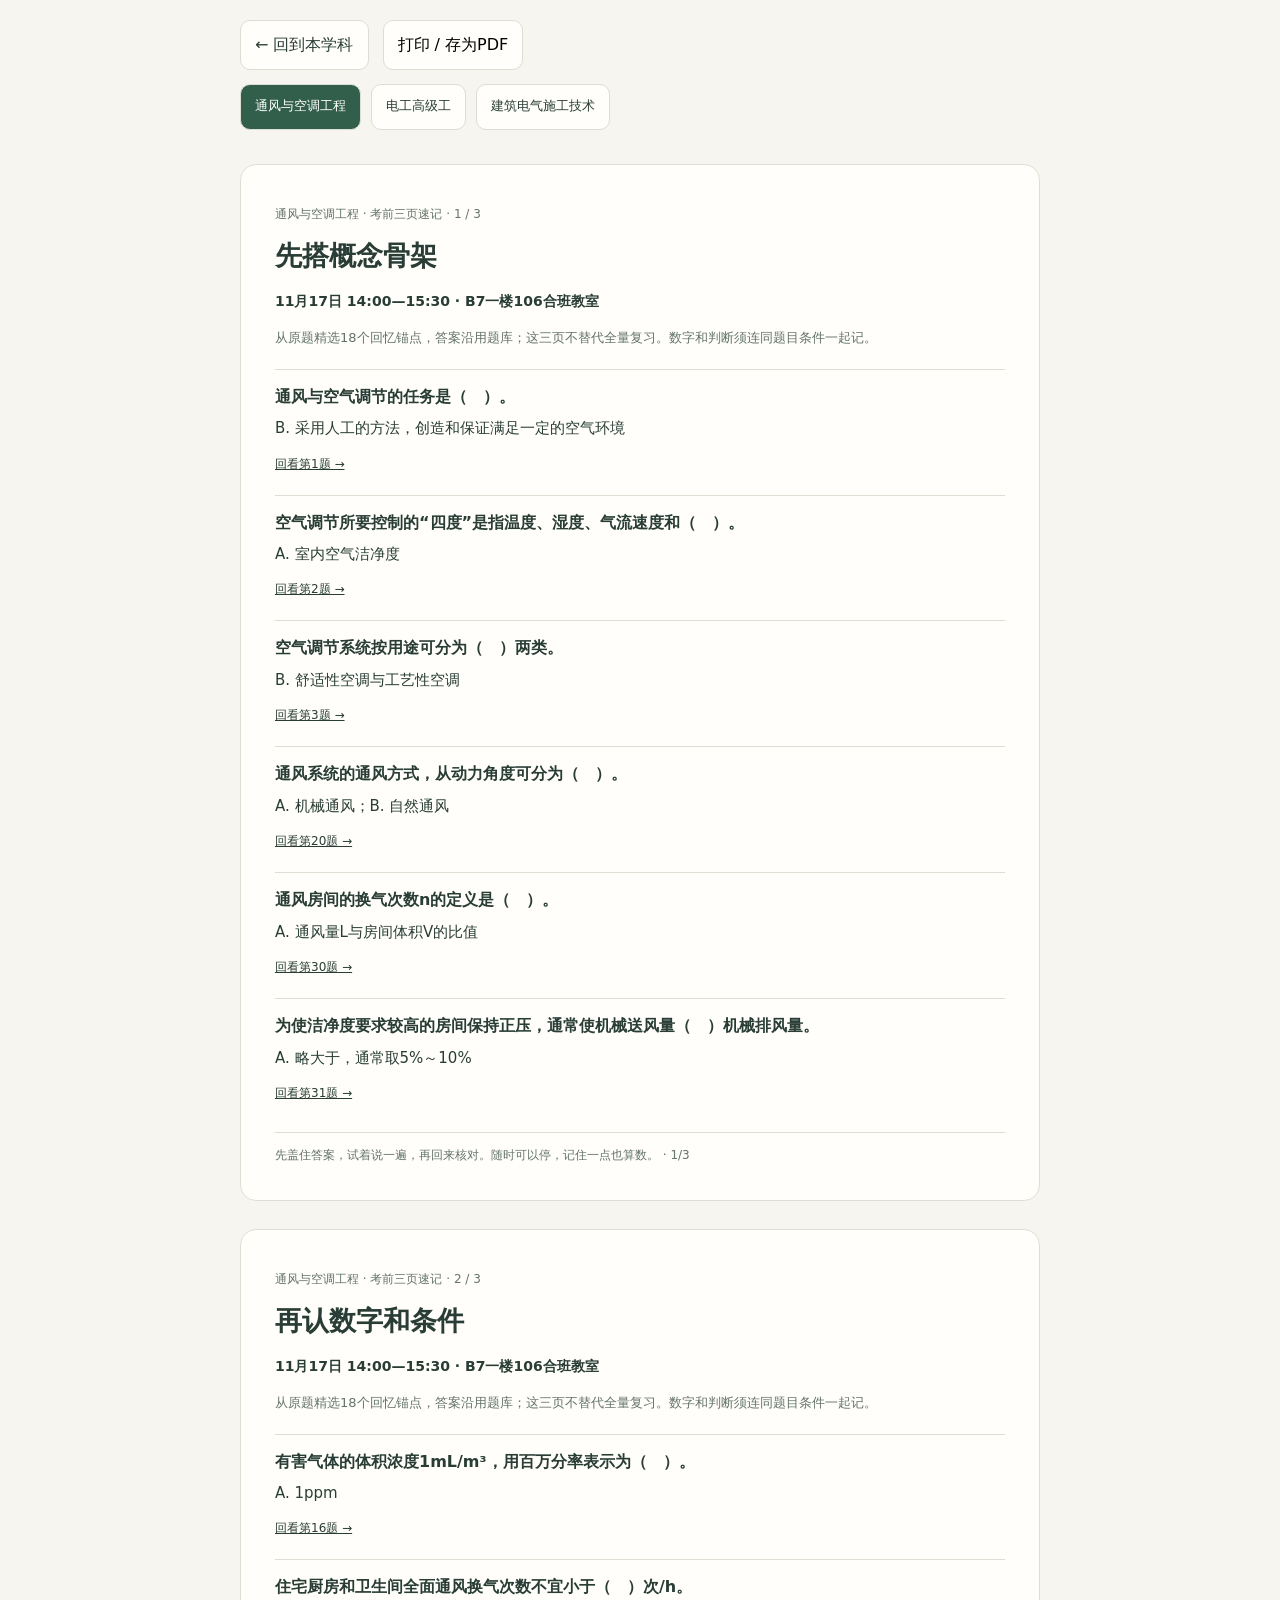
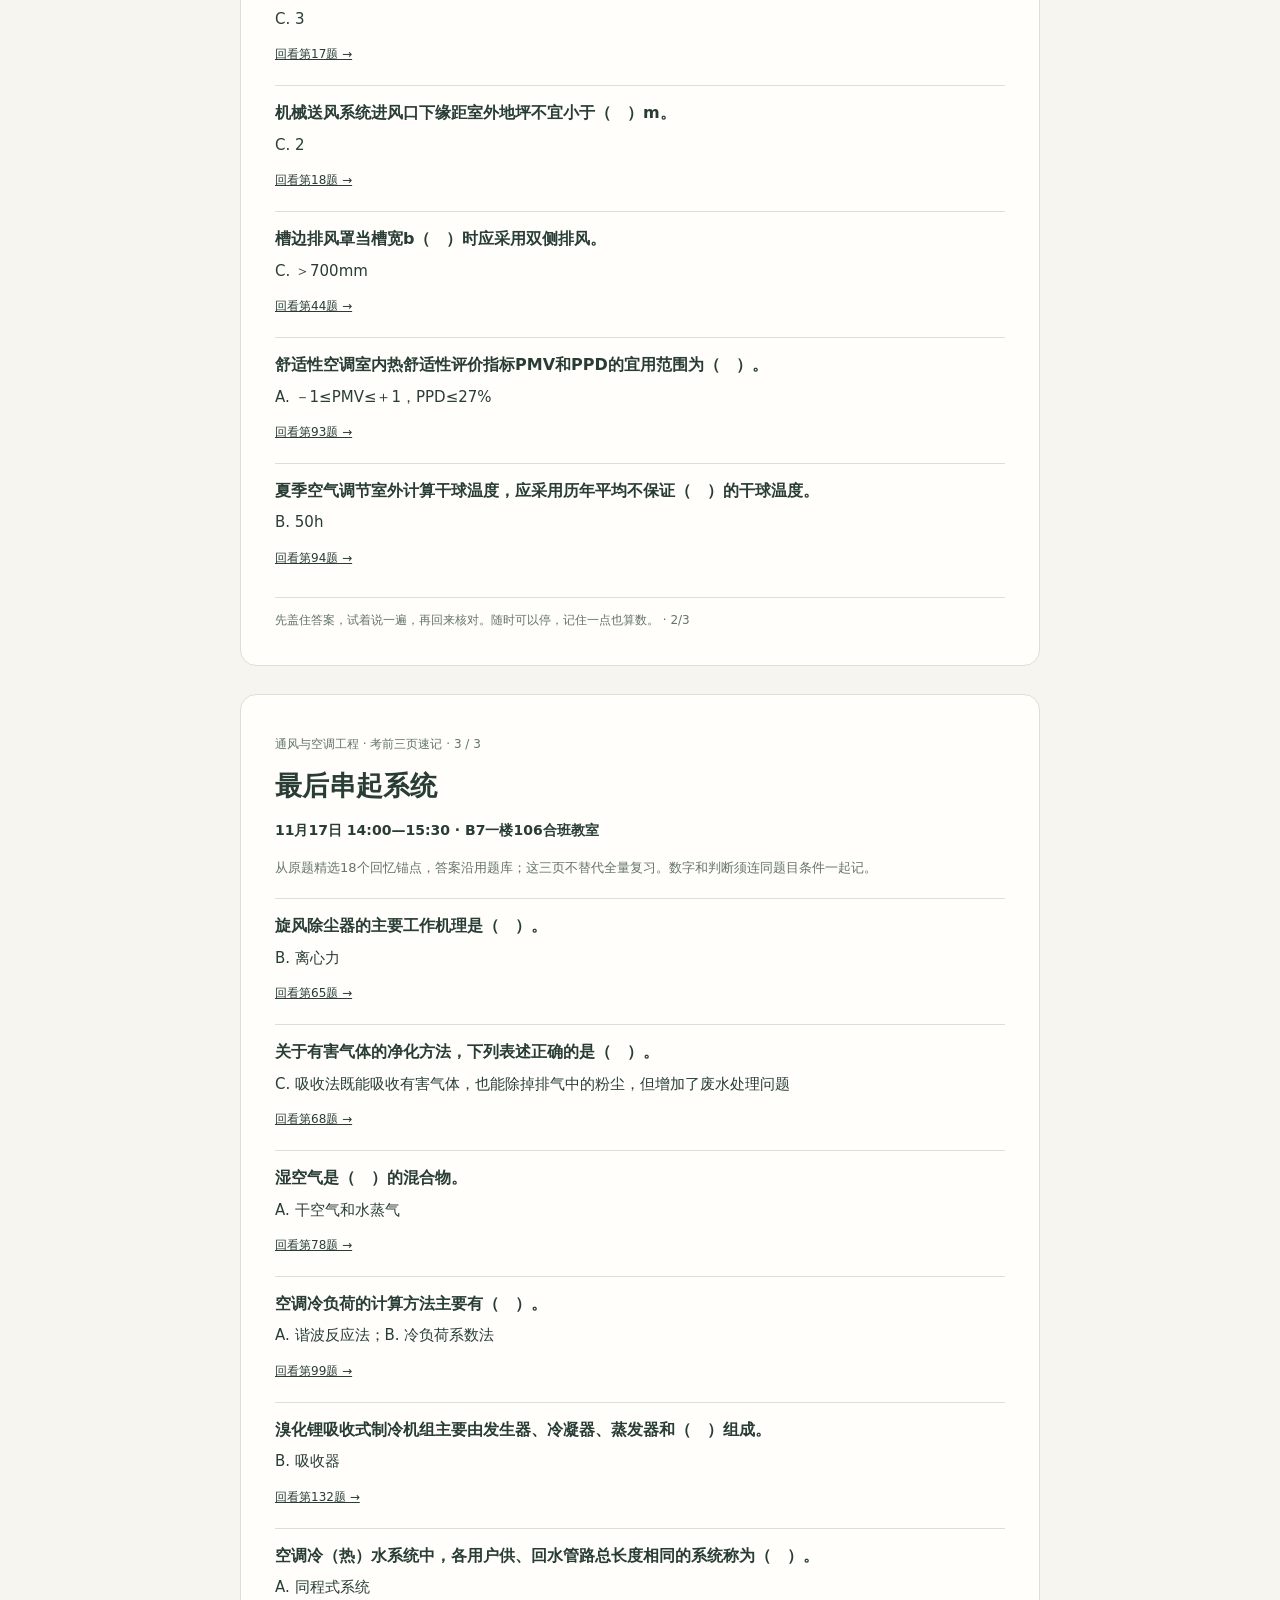
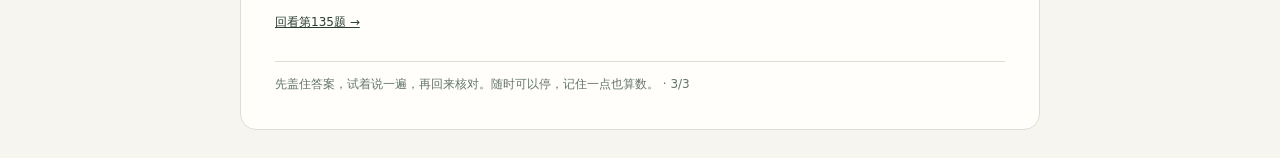
<file: review/hvac.html>
<!doctype html><html lang="zh-CN"><head><meta charset="utf-8"><meta name="viewport" content="width=device-width,initial-scale=1"><title>通风与空调工程 · 考前三页速记</title><link rel="stylesheet" href="./review.css"><script src="./review.js" defer></script></head><body><header class="review-tools"><a href="../">← 回到本学科</a><button id="print-review">打印 / 存为PDF</button><nav aria-label="切换速记学科"><a href="./hvac.html" aria-current="page">通风与空调工程</a><a href="./electric.html">电工高级工</a><a href="./construction.html">建筑电气施工技术</a></nav></header><section class="paper"><small>通风与空调工程 · 考前三页速记 · 1 / 3</small><h1>先搭概念骨架</h1><p class="exam">11月17日 14:00—15:30 · B7一楼106合班教室</p><p class="scope">从原题精选18个回忆锚点，答案沿用题库；这三页不替代全量复习。数字和判断须连同题目条件一起记。</p><article class="review-item"><h2>通风与空气调节的任务是（　）。</h2><p>B. 采用人工的方法，创造和保证满足一定的空气环境</p><a href="../?question=1">回看第1题 →</a></article><article class="review-item"><h2>空气调节所要控制的“四度”是指温度、湿度、气流速度和（　）。</h2><p>A. 室内空气洁净度</p><a href="../?question=2">回看第2题 →</a></article><article class="review-item"><h2>空气调节系统按用途可分为（　）两类。</h2><p>B. 舒适性空调与工艺性空调</p><a href="../?question=3">回看第3题 →</a></article><article class="review-item"><h2>通风系统的通风方式，从动力角度可分为（　）。</h2><p>A. 机械通风；B. 自然通风</p><a href="../?question=20">回看第20题 →</a></article><article class="review-item"><h2>通风房间的换气次数n的定义是（　）。</h2><p>A. 通风量L与房间体积V的比值</p><a href="../?question=30">回看第30题 →</a></article><article class="review-item"><h2>为使洁净度要求较高的房间保持正压，通常使机械送风量（　）机械排风量。</h2><p>A. 略大于，通常取5%～10%</p><a href="../?question=31">回看第31题 →</a></article><footer>先盖住答案，试着说一遍，再回来核对。随时可以停，记住一点也算数。 · 1/3</footer></section><section class="paper"><small>通风与空调工程 · 考前三页速记 · 2 / 3</small><h1>再认数字和条件</h1><p class="exam">11月17日 14:00—15:30 · B7一楼106合班教室</p><p class="scope">从原题精选18个回忆锚点，答案沿用题库；这三页不替代全量复习。数字和判断须连同题目条件一起记。</p><article class="review-item"><h2>有害气体的体积浓度1mL/m³，用百万分率表示为（　）。</h2><p>A. 1ppm</p><a href="../?question=16">回看第16题 →</a></article><article class="review-item"><h2>住宅厨房和卫生间全面通风换气次数不宜小于（　）次/h。</h2><p>C. 3</p><a href="../?question=17">回看第17题 →</a></article><article class="review-item"><h2>机械送风系统进风口下缘距室外地坪不宜小于（　）m。</h2><p>C. 2</p><a href="../?question=18">回看第18题 →</a></article><article class="review-item"><h2>槽边排风罩当槽宽b（　）时应采用双侧排风。</h2><p>C. ＞700mm</p><a href="../?question=44">回看第44题 →</a></article><article class="review-item"><h2>舒适性空调室内热舒适性评价指标PMV和PPD的宜用范围为（　）。</h2><p>A. －1≤PMV≤＋1，PPD≤27%</p><a href="../?question=93">回看第93题 →</a></article><article class="review-item"><h2>夏季空气调节室外计算干球温度，应采用历年平均不保证（　）的干球温度。</h2><p>B. 50h</p><a href="../?question=94">回看第94题 →</a></article><footer>先盖住答案，试着说一遍，再回来核对。随时可以停，记住一点也算数。 · 2/3</footer></section><section class="paper"><small>通风与空调工程 · 考前三页速记 · 3 / 3</small><h1>最后串起系统</h1><p class="exam">11月17日 14:00—15:30 · B7一楼106合班教室</p><p class="scope">从原题精选18个回忆锚点，答案沿用题库；这三页不替代全量复习。数字和判断须连同题目条件一起记。</p><article class="review-item"><h2>旋风除尘器的主要工作机理是（　）。</h2><p>B. 离心力</p><a href="../?question=65">回看第65题 →</a></article><article class="review-item"><h2>关于有害气体的净化方法，下列表述正确的是（　）。</h2><p>C. 吸收法既能吸收有害气体，也能除掉排气中的粉尘，但增加了废水处理问题</p><a href="../?question=68">回看第68题 →</a></article><article class="review-item"><h2>湿空气是（　）的混合物。</h2><p>A. 干空气和水蒸气</p><a href="../?question=78">回看第78题 →</a></article><article class="review-item"><h2>空调冷负荷的计算方法主要有（　）。</h2><p>A. 谐波反应法；B. 冷负荷系数法</p><a href="../?question=99">回看第99题 →</a></article><article class="review-item"><h2>溴化锂吸收式制冷机组主要由发生器、冷凝器、蒸发器和（　）组成。</h2><p>B. 吸收器</p><a href="../?question=132">回看第132题 →</a></article><article class="review-item"><h2>空调冷（热）水系统中，各用户供、回水管路总长度相同的系统称为（　）。</h2><p>A. 同程式系统</p><a href="../?question=135">回看第135题 →</a></article><footer>先盖住答案，试着说一遍，再回来核对。随时可以停，记住一点也算数。 · 3/3</footer></section></body></html>
</file>
<file: migration/style.css>
:root{color-scheme:light;font-family:system-ui,-apple-system,"Segoe UI",sans-serif;color:#203f45;background:#f7f5ef}*{box-sizing:border-box}body{margin:0}main{max-width:880px;margin:auto;padding:24px 18px 80px}h1{font-size:clamp(27px,5vw,37px);line-height:1.35;letter-spacing:-.03em}h2{font-size:21px;margin:0}p{line-height:1.75}a{color:#245e52}.back{display:inline-block;padding:10px 0;text-decoration:none}.eyebrow,.muted,.footnote{color:#60706d;font-size:14px}.lead{font-size:18px}aside{padding:18px;border-left:3px solid #b47745;background:#f4ebdc;line-height:1.8;border-radius:0 12px 12px 0}section{background:#fffefb;border:1px solid #dfdfd4;border-radius:18px;padding:24px;margin-top:20px}.section-head{display:flex;align-items:center;gap:12px;flex-wrap:wrap;margin-bottom:18px}.step{display:grid;place-items:center;width:30px;height:30px;background:#e5eee5;border-radius:50%;color:#265b4b;font-weight:700}.actions{display:flex;gap:10px;flex-wrap:wrap;align-items:center}button,.file-button{font:inherit;border:1px solid #285c4f;background:#285c4f;color:#fff;border-radius:10px;padding:12px 16px;min-height:48px;cursor:pointer;text-align:center;line-height:1.4;touch-action:manipulation}button.secondary,.file-button{background:#fffefb;color:#285c4f;border-color:#bdc9c0}button:disabled{opacity:.48;cursor:default}button:focus-visible,a:focus-visible,input:focus-visible,summary:focus-visible{outline:3px solid #bd7a32;outline-offset:3px}.file-button{position:relative;overflow:hidden}.file-button input{position:absolute;inset:0;width:100%;height:100%;opacity:0;cursor:pointer}.status{padding-top:4px;overflow-wrap:anywhere}.warning{border-left:3px solid #b47745;padding:10px 14px;background:#faf2e6;color:#795124;line-height:1.7}.counts{display:grid;grid-template-columns:repeat(3,minmax(0,1fr));gap:10px}.metric{background:#edf3ed;border-radius:12px;padding:14px}.metric b{display:block;font-size:27px}.metric span{font-size:14px}.sample,.record-item{border-bottom:1px solid #e5e5db;padding:16px 0;overflow-wrap:anywhere}.sample h3{font-size:17px;line-height:1.6;margin:0}.sample p{margin:8px 0}.check{display:flex;align-items:flex-start;gap:12px;line-height:1.8;padding:12px 0;cursor:pointer}.check input{margin-top:6px;flex-shrink:0;width:22px;height:22px;accent-color:#285c4f}details{margin:14px 0}summary{cursor:pointer;min-height:44px;padding:10px 0;line-height:1.6}pre{white-space:pre-wrap;overflow-wrap:anywhere;background:#f1f3ee;padding:12px;border-radius:8px;font:13px/1.7 ui-monospace,monospace}dialog{max-width:min(92vw,520px);border:1px solid #bdc9c0;border-radius:18px;padding:24px;color:inherit}dialog::backdrop{background:#183d3355}[hidden]{display:none!important}#snapshot-list .record-item{display:flex;align-items:center;justify-content:space-between;gap:10px;flex-wrap:wrap}@media(max-width:520px){main{padding-inline:14px}section{padding:18px}.counts{grid-template-columns:repeat(2,minmax(0,1fr))}.actions>*{flex:1 1 180px}button{max-width:100%}.section-head button{margin-left:auto}#save-copy{width:100%}}
</file>
<file: review/review.css>
*{box-sizing:border-box}body{margin:0;background:#f7f5ef;color:#293d36;font:16px/1.75 system-ui,"Microsoft YaHei",sans-serif}a{color:inherit}button{font:inherit;cursor:pointer}.review-tools{max-width:840px;margin:auto;padding:20px;display:flex;gap:14px;flex-wrap:wrap;align-items:center}.review-tools a,.review-tools button{padding:10px 14px;min-height:46px;border:1px solid #dcded3;border-radius:10px;background:#fffefa;text-decoration:none}.review-tools nav{display:flex;gap:10px;flex-wrap:wrap;width:100%;font-size:13px}.review-tools [aria-current]{background:#315f4c;color:#fff}.paper{max-width:800px;padding:34px;margin:14px auto 28px;background:#fffefa;border:1px solid #dedfd4;border-radius:16px}.paper h1{font-size:27px;line-height:1.4;margin:10px 0}.paper>small,.paper footer{color:#64746a;font-size:12px}.paper .exam{font-size:14px;font-weight:600}.paper .scope{font-size:13px;color:#64746a;line-height:1.65;margin:14px 0 20px}.review-item{border-top:1px solid #dedfd4;padding:14px 0}.review-item h2{font-size:16px;line-height:1.6;margin:0 0 6px;font-weight:600}.review-item p{font-size:15px;margin:6px 0;overflow-wrap:anywhere}.review-item .cue{font-size:13px;color:#64746a}.review-item a{font-size:12px;display:inline-block;padding:6px 0;min-height:32px}.paper footer{border-top:1px solid #dedfd4;padding-top:12px;margin-top:8px}.warn{color:#925129}@media(max-width:600px){.paper{padding:22px 18px;margin:12px;border-radius:12px}.paper h1{font-size:24px}.review-tools{padding:16px 12px}}@page{size:A4;margin:12mm}@media print{body{background:white;color:#111;font-size:10pt;line-height:1.45}.review-tools{display:none}.paper{border:0;border-radius:0;max-width:none;margin:0;padding:0;break-after:page;page-break-after:always}.paper:last-of-type{break-after:auto;page-break-after:auto}.paper h1{font-size:20pt;margin:5mm 0 3mm}.paper>small,.paper footer{font-size:8pt}.paper .exam{font-size:10pt}.paper .scope{font-size:8.5pt;margin:3mm 0 4mm}.review-item{padding:3mm 0;break-inside:avoid}.review-item h2{font-size:10pt;margin:0 0 1mm}.review-item p{font-size:9.5pt;margin:1mm 0}.review-item .cue{font-size:8.5pt}.review-item a{display:none}.paper footer{padding-top:3mm}.warn{color:#333}}
</file>
